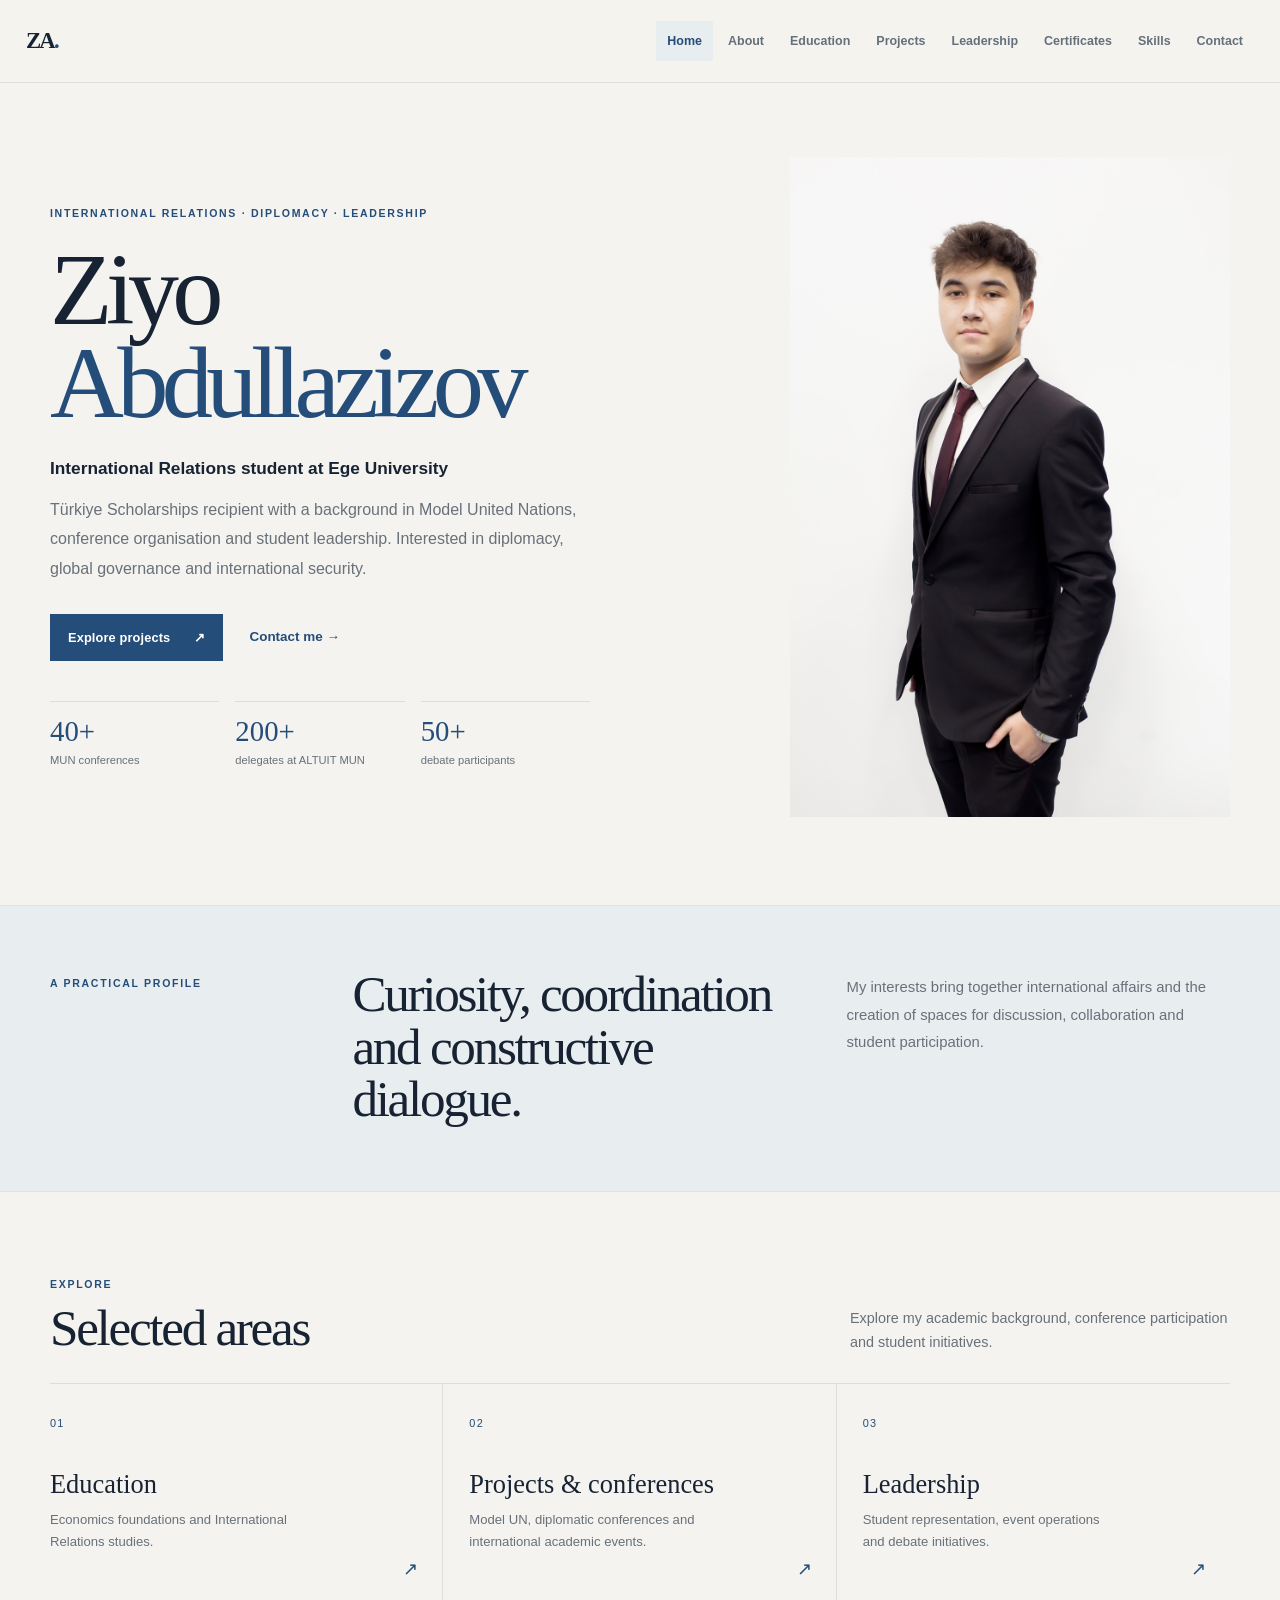
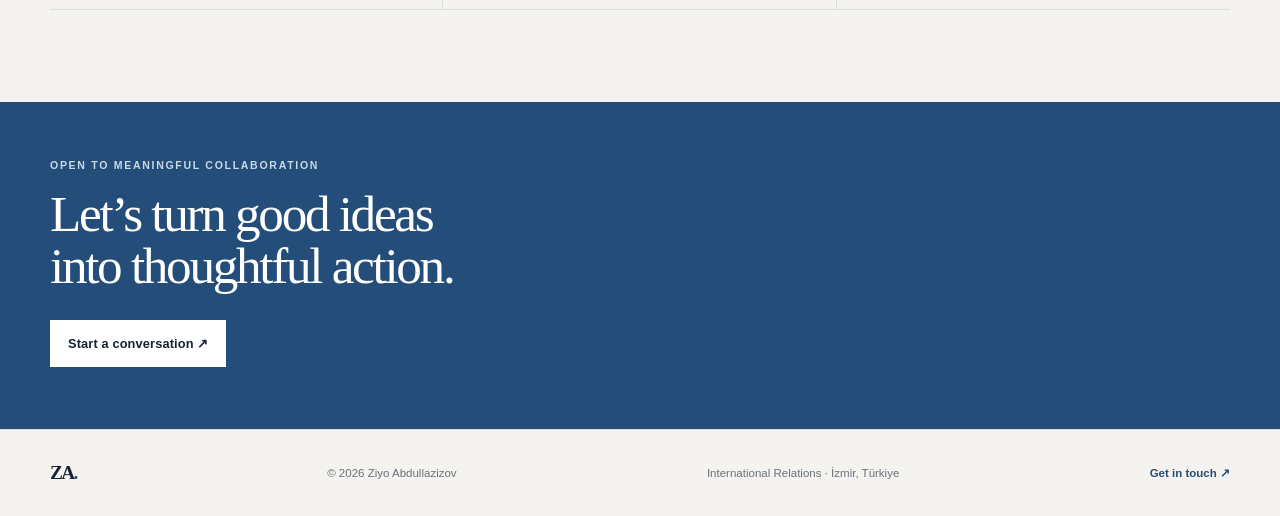
<file: index.html>
<!doctype html>
<html lang="en"><head><meta charset="utf-8"><meta name="viewport" content="width=device-width,initial-scale=1">
<meta name="theme-color" content="#f4f3ef"><meta name="description" content="Ziyo Abdullazizov — International Relations, diplomacy and leadership portfolio.">
<title>Portfolio | Ziyo Abdullazizov</title><link rel="stylesheet" href="css/style.css"></head><body>
<header class="site-header"><div class="header-inner">
      <a class="brand" href="index.html" aria-label="Ziyo Abdullazizov home">ZA<span>.</span></a>
      <button class="menu-toggle" aria-label="Open navigation" aria-expanded="false"><span></span><span></span></button>
      <nav class="nav"><a class="active" href="index.html">Home</a><a class="" href="about.html">About</a><a class="" href="education.html">Education</a><a class="" href="projects.html">Projects</a><a class="" href="leadership.html">Leadership</a><a class="" href="certificates.html">Certificates</a><a class="" href="skills.html">Skills</a><a class="" href="contact.html">Contact</a></nav>
    </div></header><main>
<section class="hero wrap">
  <div class="hero-copy">
    <p class="eyebrow">INTERNATIONAL RELATIONS · DIPLOMACY · LEADERSHIP</p>
    <h1>Ziyo<br><span>Abdullazizov</span></h1>
    <p class="hero-subtitle">International Relations student at Ege University</p>
    <p class="hero-description">Türkiye Scholarships recipient with a background in Model United Nations, conference organisation and student leadership. Interested in diplomacy, global governance and international security.</p>
    <div class="hero-ctas"><a class="button button-dark" href="projects.html">Explore projects <span>↗</span></a><a class="text-link" href="contact.html">Contact me <span>→</span></a></div>
    <div class="hero-stats"><div><strong>40+</strong><span>MUN conferences</span></div><div><strong>200+</strong><span>delegates at ALTUIT MUN</span></div><div><strong>50+</strong><span>debate participants</span></div></div>
  </div>
  <figure class="hero-portrait"><img src="assets/portrait.jpg" alt="Portrait of Ziyo Abdullazizov"></figure>
</section>
<section class="intro-strip"><div class="wrap intro-grid"><p class="eyebrow">A PRACTICAL PROFILE</p><h2>Curiosity, coordination<br>and constructive dialogue.</h2><p>My interests bring together international affairs and the creation of spaces for discussion, collaboration and student participation.</p></div></section>
<section class="home-links wrap"><div class="section-heading"><div><p class="eyebrow">EXPLORE</p><h2>Selected areas</h2></div><p>Explore my academic background, conference participation and student initiatives.</p></div><div class="area-grid">
<a class="area-card" href="education.html"><span class="area-number">01</span><h3>Education</h3><p>Economics foundations and International Relations studies.</p><span class="area-arrow">↗</span></a>
<a class="area-card" href="projects.html"><span class="area-number">02</span><h3>Projects & conferences</h3><p>Model UN, diplomatic conferences and international academic events.</p><span class="area-arrow">↗</span></a>
<a class="area-card" href="leadership.html"><span class="area-number">03</span><h3>Leadership</h3><p>Student representation, event operations and debate initiatives.</p><span class="area-arrow">↗</span></a>
</div></section>
<section class="closing-band"><div class="wrap closing-inner"><p class="eyebrow">OPEN TO MEANINGFUL COLLABORATION</p><h2>Let’s turn good ideas<br>into thoughtful action.</h2><a class="button button-light" href="contact.html">Start a conversation ↗</a></div></section>
</main><footer class="footer"><div class="wrap footer-inner"><a class="brand footer-brand" href="index.html">ZA<span>.</span></a><span>© 2026 Ziyo Abdullazizov</span><span>International Relations · İzmir, Türkiye</span><a href="contact.html">Get in touch ↗</a></div></footer><script src="js/script.js"></script></body></html>
</file>
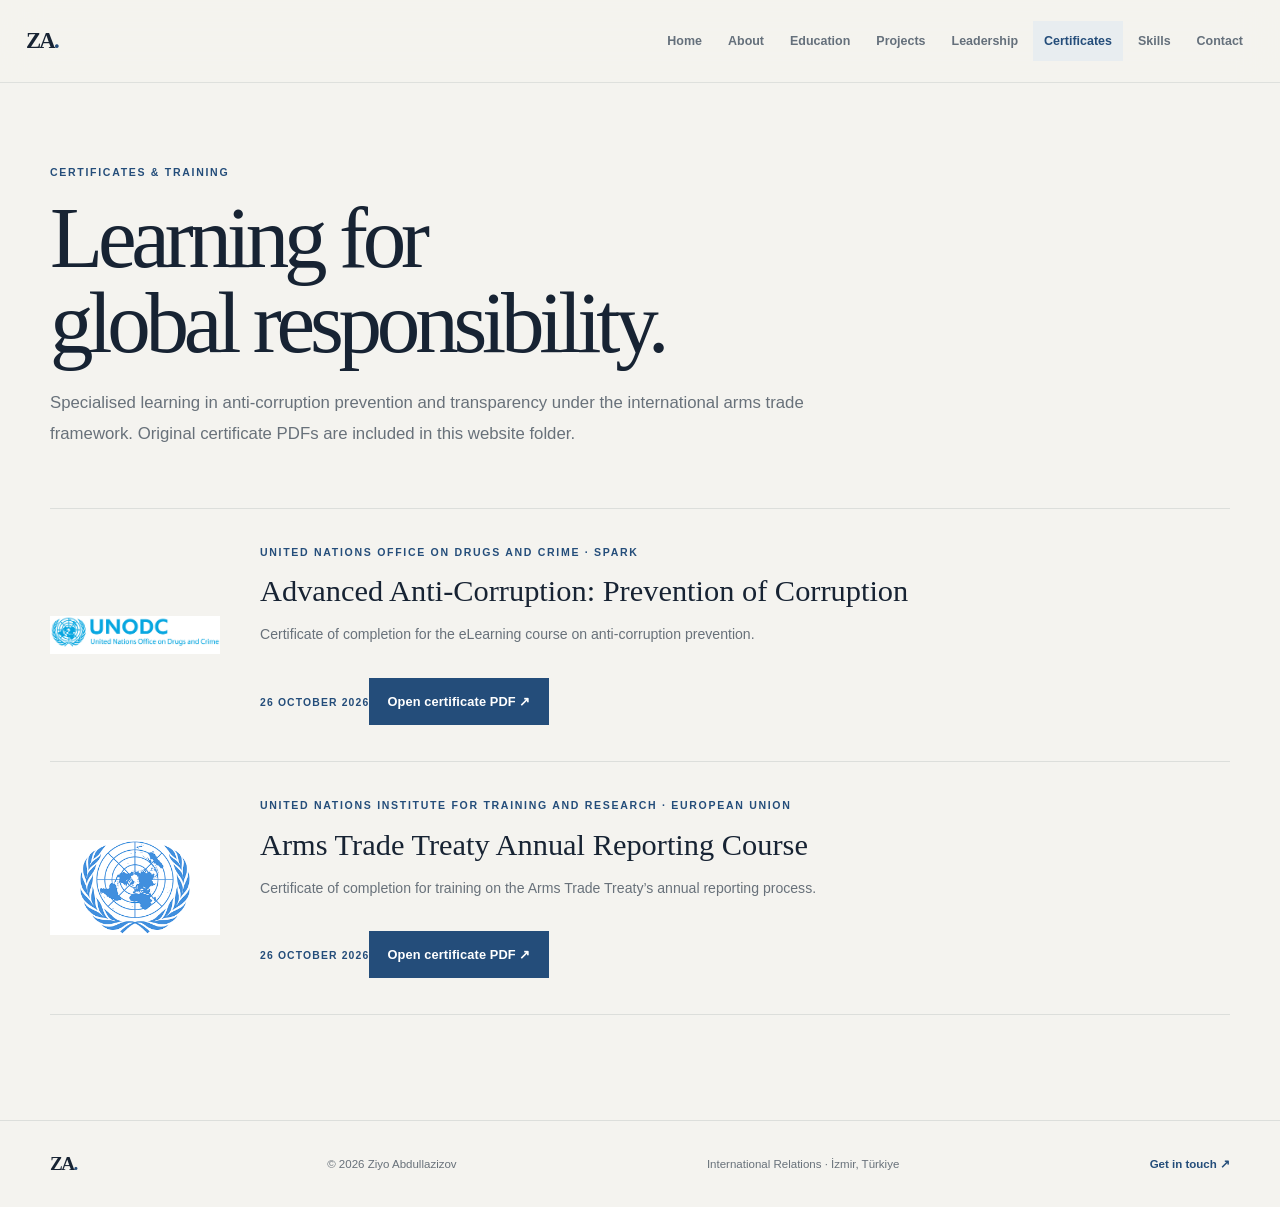
<file: certificates.html>
<!doctype html>
<html lang="en"><head><meta charset="utf-8"><meta name="viewport" content="width=device-width,initial-scale=1">
<meta name="theme-color" content="#f4f3ef"><meta name="description" content="Ziyo Abdullazizov — International Relations, diplomacy and leadership portfolio.">
<title>Certificates | Ziyo Abdullazizov</title><link rel="stylesheet" href="css/style.css"></head><body>
<header class="site-header"><div class="header-inner">
      <a class="brand" href="index.html" aria-label="Ziyo Abdullazizov home">ZA<span>.</span></a>
      <button class="menu-toggle" aria-label="Open navigation" aria-expanded="false"><span></span><span></span></button>
      <nav class="nav"><a class="" href="index.html">Home</a><a class="" href="about.html">About</a><a class="" href="education.html">Education</a><a class="" href="projects.html">Projects</a><a class="" href="leadership.html">Leadership</a><a class="active" href="certificates.html">Certificates</a><a class="" href="skills.html">Skills</a><a class="" href="contact.html">Contact</a></nav>
    </div></header><main class="wrap page-main"><section class="page-intro"><p class="eyebrow">CERTIFICATES & TRAINING</p><h1>Learning for<br>global responsibility.</h1><p class="page-lead">Specialised learning in anti-corruption prevention and transparency under the international arms trade framework. Original certificate PDFs are included in this website folder.</p></section>
<section class="certificate-list">
<article class="certificate-item"><img class="certificate-logo" src="assets/logos/unodc.png" alt="UNODC logo"><div class="certificate-info"><p class="eyebrow">UNITED NATIONS OFFICE ON DRUGS AND CRIME · SPARK</p><h2>Advanced Anti-Corruption: Prevention of Corruption</h2><p>Certificate of completion for the eLearning course on anti-corruption prevention.</p><span class="project-date">26 OCTOBER 2026</span><a class="button button-dark" href="assets/certificate-anti-corruption.pdf" target="_blank" rel="noreferrer">Open certificate PDF ↗</a></div></article>
<article class="certificate-item"><img class="certificate-logo" src="assets/logos/unitar.png" alt="UNITAR logo"><div class="certificate-info"><p class="eyebrow">UNITED NATIONS INSTITUTE FOR TRAINING AND RESEARCH · EUROPEAN UNION</p><h2>Arms Trade Treaty Annual Reporting Course</h2><p>Certificate of completion for training on the Arms Trade Treaty’s annual reporting process.</p><span class="project-date">26 OCTOBER 2026</span><a class="button button-dark" href="assets/certificate-arms-trade-treaty.pdf" target="_blank" rel="noreferrer">Open certificate PDF ↗</a></div></article>
</section></main><footer class="footer"><div class="wrap footer-inner"><a class="brand footer-brand" href="index.html">ZA<span>.</span></a><span>© 2026 Ziyo Abdullazizov</span><span>International Relations · İzmir, Türkiye</span><a href="contact.html">Get in touch ↗</a></div></footer><script src="js/script.js"></script></body></html>
</file>
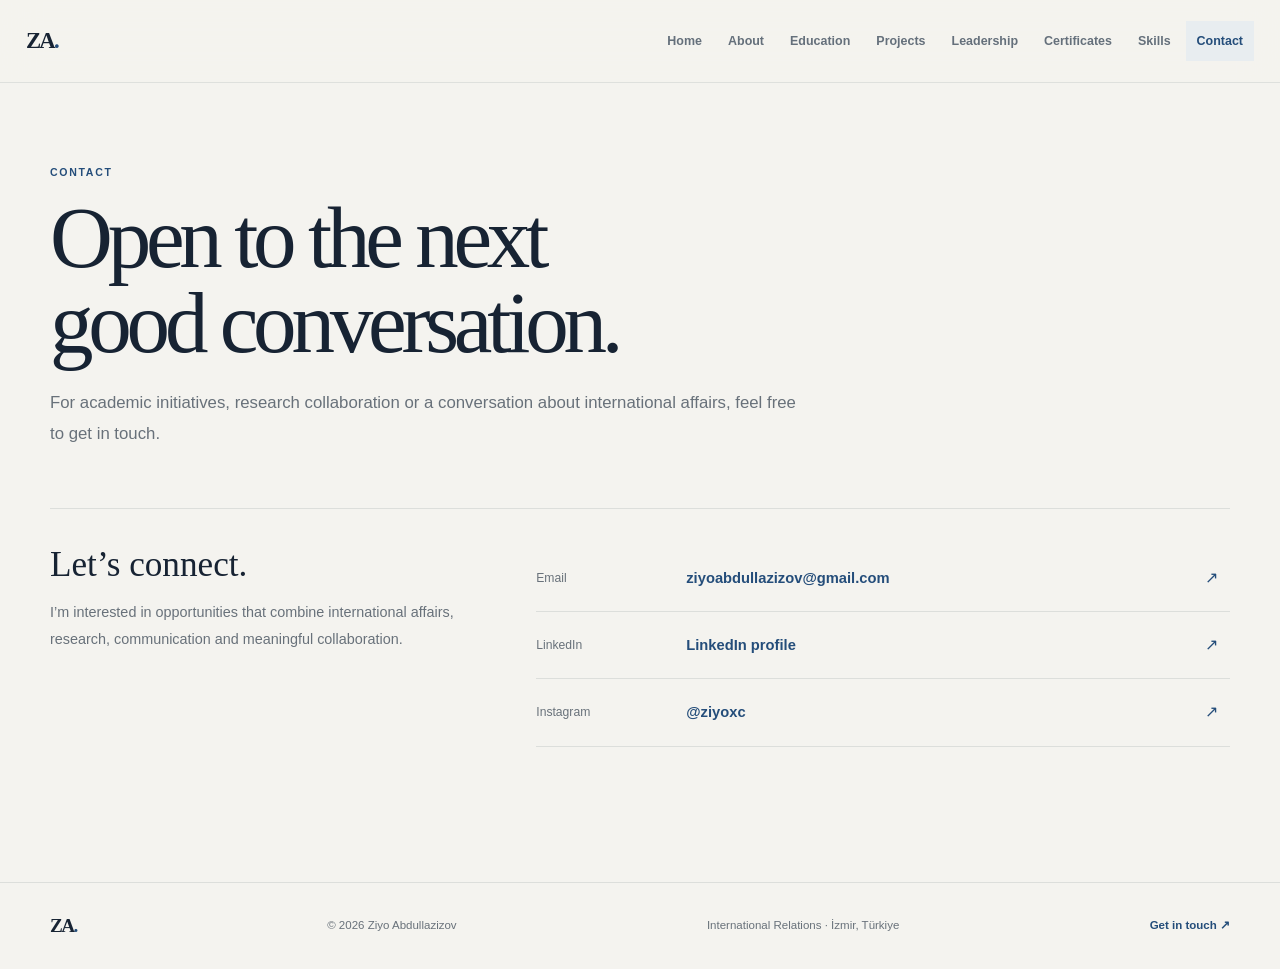
<file: contact.html>
<!doctype html>
<html lang="en"><head><meta charset="utf-8"><meta name="viewport" content="width=device-width,initial-scale=1">
<meta name="theme-color" content="#f4f3ef"><meta name="description" content="Ziyo Abdullazizov — International Relations, diplomacy and leadership portfolio.">
<title>Contact | Ziyo Abdullazizov</title><link rel="stylesheet" href="css/style.css"></head><body>
<header class="site-header"><div class="header-inner">
      <a class="brand" href="index.html" aria-label="Ziyo Abdullazizov home">ZA<span>.</span></a>
      <button class="menu-toggle" aria-label="Open navigation" aria-expanded="false"><span></span><span></span></button>
      <nav class="nav"><a class="" href="index.html">Home</a><a class="" href="about.html">About</a><a class="" href="education.html">Education</a><a class="" href="projects.html">Projects</a><a class="" href="leadership.html">Leadership</a><a class="" href="certificates.html">Certificates</a><a class="" href="skills.html">Skills</a><a class="active" href="contact.html">Contact</a></nav>
    </div></header><main class="wrap page-main"><section class="page-intro"><p class="eyebrow">CONTACT</p><h1>Open to the next<br>good conversation.</h1><p class="page-lead">For academic initiatives, research collaboration or a conversation about international affairs, feel free to get in touch.</p></section>
<section class="contact-layout"><div class="contact-intro"><h2>Let’s connect.</h2><p>I’m interested in opportunities that combine international affairs, research, communication and meaningful collaboration.</p></div><div class="contact-methods"><a class="contact-method" href="mailto:ziyoabdullazizov@gmail.com"><span>Email</span><strong>ziyoabdullazizov@gmail.com</strong><b>↗</b></a><a class="contact-method" href="https://linkedin.com/in/ziyo-abdullazizov-775998317" target="_blank" rel="noreferrer"><span>LinkedIn</span><strong>LinkedIn profile</strong><b>↗</b></a><a class="contact-method" href="https://instagram.com/ziyoxc" target="_blank" rel="noreferrer"><span>Instagram</span><strong>@ziyoxc</strong><b>↗</b></a></div></section></main><footer class="footer"><div class="wrap footer-inner"><a class="brand footer-brand" href="index.html">ZA<span>.</span></a><span>© 2026 Ziyo Abdullazizov</span><span>International Relations · İzmir, Türkiye</span><a href="contact.html">Get in touch ↗</a></div></footer><script src="js/script.js"></script></body></html>
</file>
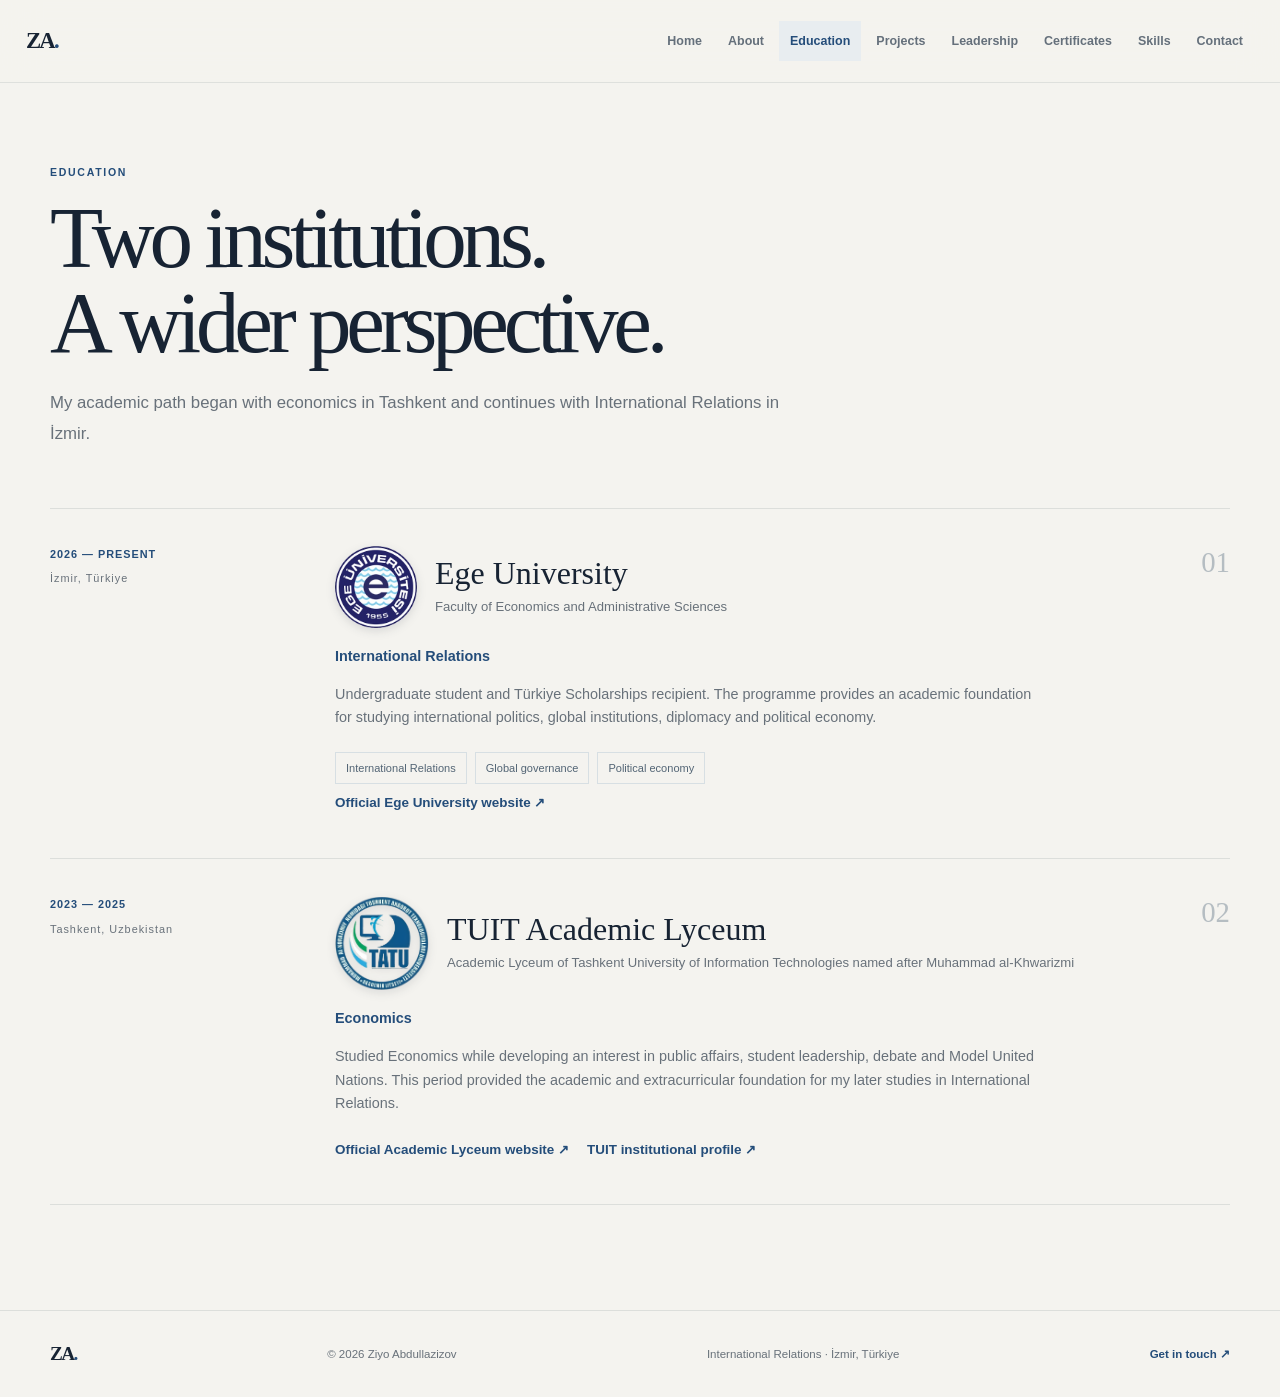
<file: education.html>
<!doctype html>
<html lang="en"><head><meta charset="utf-8"><meta name="viewport" content="width=device-width,initial-scale=1">
<meta name="theme-color" content="#f4f3ef"><meta name="description" content="Ziyo Abdullazizov — International Relations, diplomacy and leadership portfolio.">
<title>Education | Ziyo Abdullazizov</title><link rel="stylesheet" href="css/style.css"></head><body>
<header class="site-header"><div class="header-inner">
      <a class="brand" href="index.html" aria-label="Ziyo Abdullazizov home">ZA<span>.</span></a>
      <button class="menu-toggle" aria-label="Open navigation" aria-expanded="false"><span></span><span></span></button>
      <nav class="nav"><a class="" href="index.html">Home</a><a class="" href="about.html">About</a><a class="active" href="education.html">Education</a><a class="" href="projects.html">Projects</a><a class="" href="leadership.html">Leadership</a><a class="" href="certificates.html">Certificates</a><a class="" href="skills.html">Skills</a><a class="" href="contact.html">Contact</a></nav>
    </div></header><main class="wrap page-main"><section class="page-intro"><p class="eyebrow">EDUCATION</p><h1>Two institutions.<br>A wider perspective.</h1><p class="page-lead">My academic path began with economics in Tashkent and continues with International Relations in İzmir.</p></section>
<section class="timeline-list">
<article class="timeline-entry"><div class="timeline-meta"><span>2026 — PRESENT</span><span>İzmir, Türkiye</span></div><div class="timeline-body">
<div class="institution-line"><div class="institution-identity"><img class="institution-logo ege-logo" src="assets/logo-ege-university.png" alt="Ege University logo"><div><h2>Ege University</h2><p class="entry-subtitle">Faculty of Economics and Administrative Sciences</p></div></div><span class="entry-index">01</span></div>
<h3>International Relations</h3><p>Undergraduate student and Türkiye Scholarships recipient. The programme provides an academic foundation for studying international politics, global institutions, diplomacy and political economy.</p><div class="pill-list"><span>International Relations</span><span>Global governance</span><span>Political economy</span></div><a class="text-link" href="https://www.ege.edu.tr/eng-1/Homepage.html" target="_blank" rel="noopener noreferrer">Official Ege University website ↗</a>
</div></article>
<article class="timeline-entry"><div class="timeline-meta"><span>2023 — 2025</span><span>Tashkent, Uzbekistan</span></div><div class="timeline-body">
<div class="institution-line"><div class="institution-identity"><img class="institution-logo tuit-logo" src="assets/logo-tuit-academic-lyceum.png" alt="TUIT Academic Lyceum logo"><div><h2>TUIT Academic Lyceum</h2><p class="entry-subtitle">Academic Lyceum of Tashkent University of Information Technologies named after Muhammad al-Khwarizmi</p></div></div><span class="entry-index">02</span></div>
<h3>Economics</h3><p>Studied Economics while developing an interest in public affairs, student leadership, debate and Model United Nations. This period provided the academic and extracurricular foundation for my later studies in International Relations.</p><a class="text-link" href="https://www.tatual.uz/" target="_blank" rel="noopener noreferrer">Official Academic Lyceum website ↗</a><a class="text-link second-link" href="https://tuit.uz/en/akademik-litsey" target="_blank" rel="noopener noreferrer">TUIT institutional profile ↗</a>
</div></article>
</section></main><footer class="footer"><div class="wrap footer-inner"><a class="brand footer-brand" href="index.html">ZA<span>.</span></a><span>© 2026 Ziyo Abdullazizov</span><span>International Relations · İzmir, Türkiye</span><a href="contact.html">Get in touch ↗</a></div></footer><script src="js/script.js"></script></body></html>
</file>
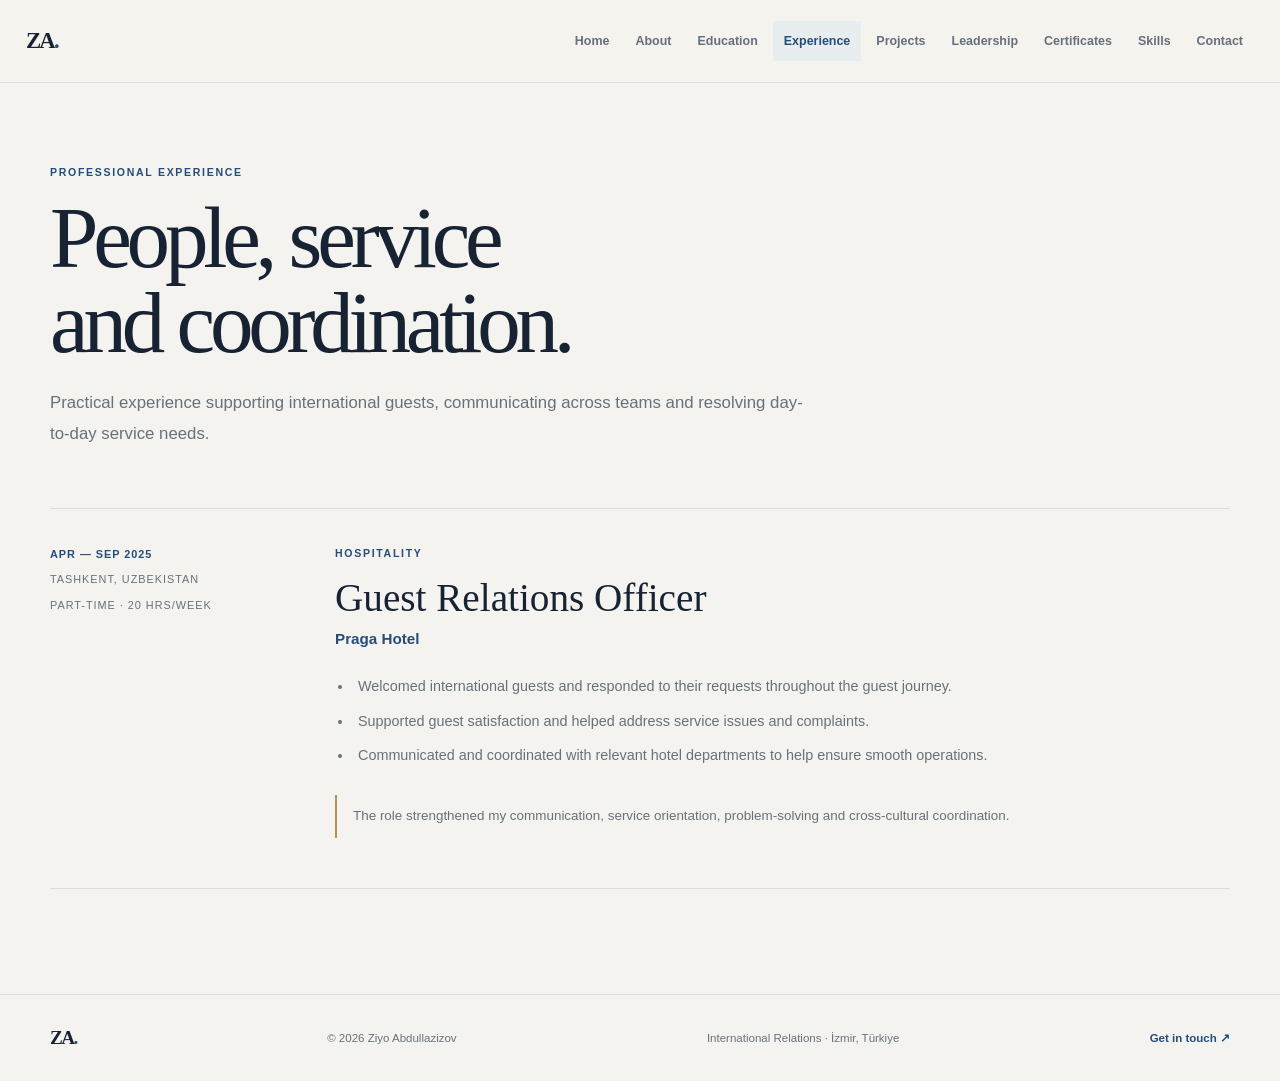
<file: experience.html>
<!doctype html>
<html lang="en"><head><meta charset="utf-8"><meta name="viewport" content="width=device-width,initial-scale=1">
<meta name="theme-color" content="#f4f3ef"><meta name="description" content="Ziyo Abdullazizov — International Relations, diplomacy and leadership portfolio.">
<title>Experience | Ziyo Abdullazizov</title><link rel="stylesheet" href="css/style.css"></head><body>
<header class="site-header"><div class="header-inner">
      <a class="brand" href="index.html" aria-label="Ziyo Abdullazizov home">ZA<span>.</span></a>
      <button class="menu-toggle" aria-label="Open navigation" aria-expanded="false"><span></span><span></span></button>
      <nav class="nav"><a class="" href="index.html">Home</a><a class="" href="about.html">About</a><a class="" href="education.html">Education</a><a class="active" href="experience.html">Experience</a><a class="" href="projects.html">Projects</a><a class="" href="leadership.html">Leadership</a><a class="" href="certificates.html">Certificates</a><a class="" href="skills.html">Skills</a><a class="" href="contact.html">Contact</a></nav>
    </div></header><main class="wrap page-main"><section class="page-intro"><p class="eyebrow">PROFESSIONAL EXPERIENCE</p><h1>People, service<br>and coordination.</h1><p class="page-lead">Practical experience supporting international guests, communicating across teams and resolving day-to-day service needs.</p></section>
<section class="experience-feature"><div class="experience-date"><span>APR — SEP 2025</span><span>TASHKENT, UZBEKISTAN</span><span>PART-TIME · 20 HRS/WEEK</span></div><div class="experience-content"><p class="eyebrow">HOSPITALITY</p><h2>Guest Relations Officer</h2><h3>Praga Hotel</h3><ul class="clean-list"><li>Welcomed international guests and responded to their requests throughout the guest journey.</li><li>Supported guest satisfaction and helped address service issues and complaints.</li><li>Communicated and coordinated with relevant hotel departments to help ensure smooth operations.</li></ul><p class="experience-note">The role strengthened my communication, service orientation, problem-solving and cross-cultural coordination.</p></div></section></main><footer class="footer"><div class="wrap footer-inner"><a class="brand footer-brand" href="index.html">ZA<span>.</span></a><span>© 2026 Ziyo Abdullazizov</span><span>International Relations · İzmir, Türkiye</span><a href="contact.html">Get in touch ↗</a></div></footer><script src="js/script.js"></script></body></html>
</file>
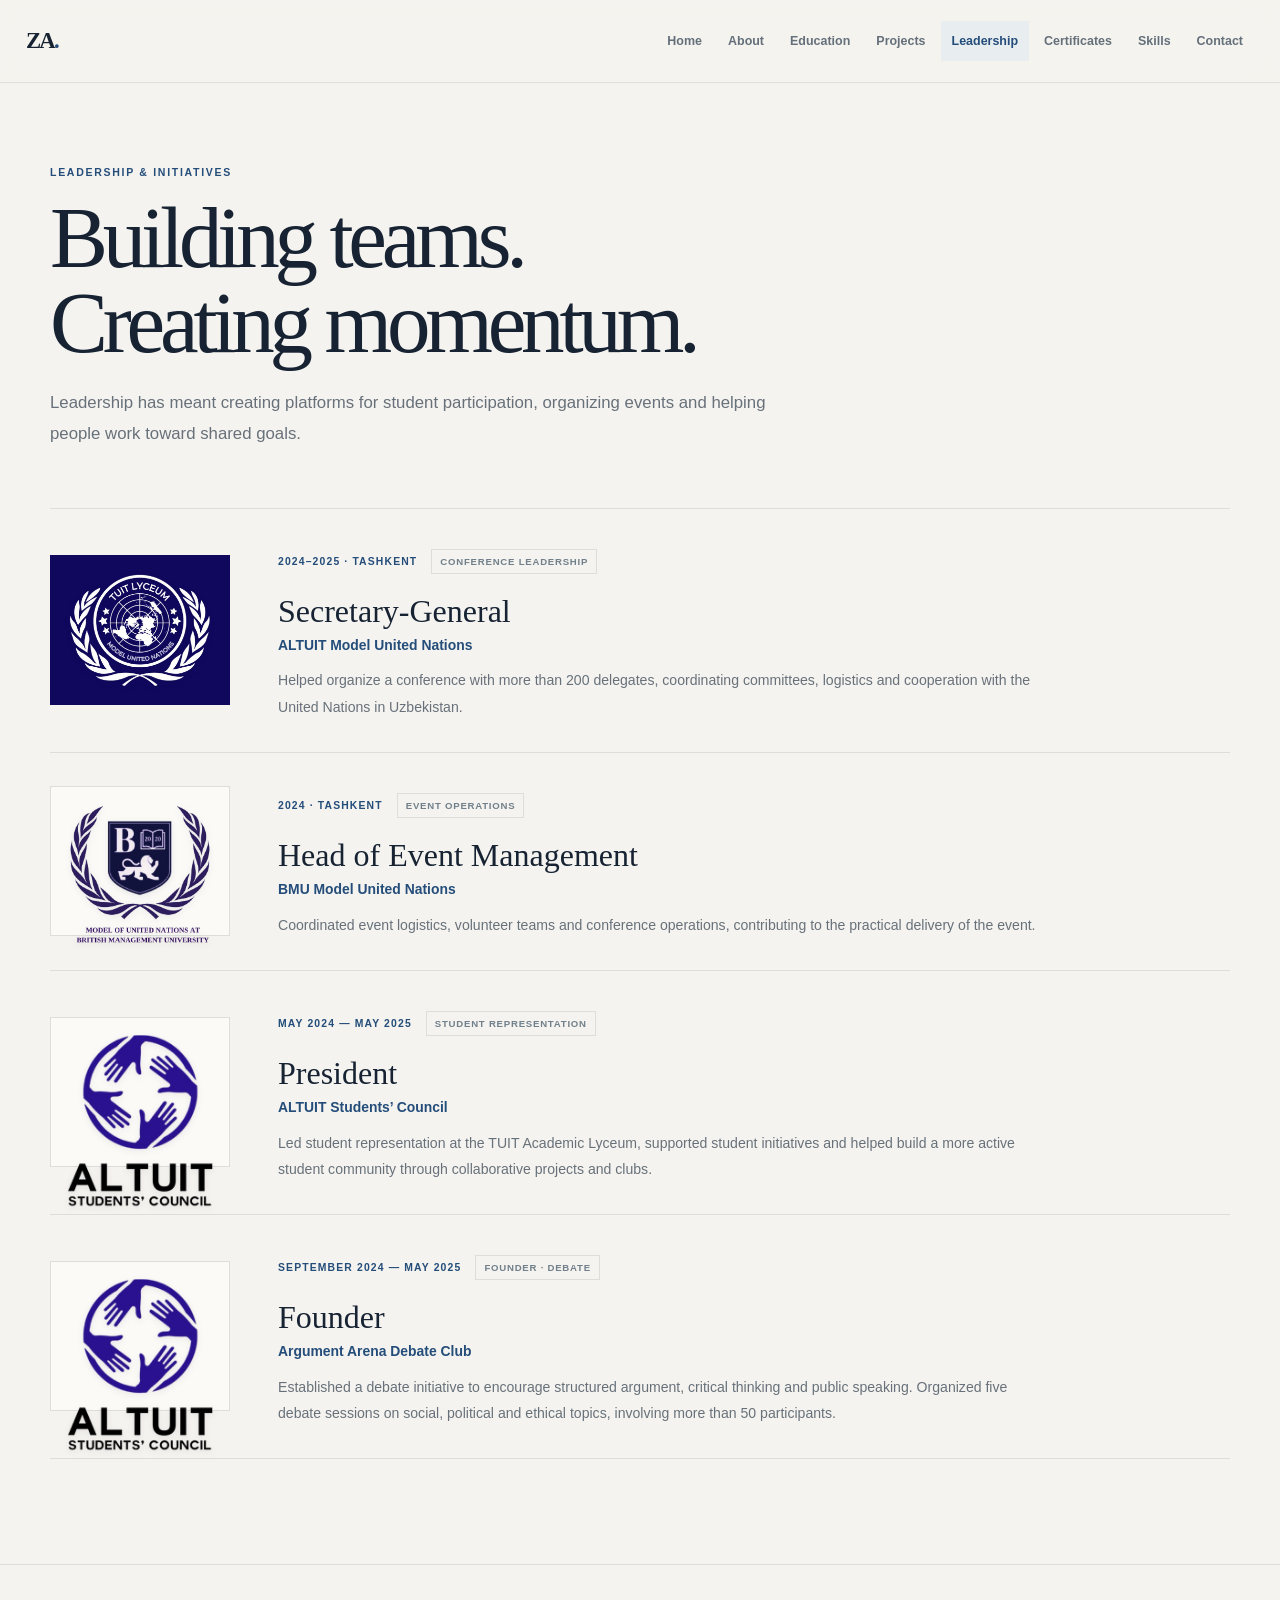
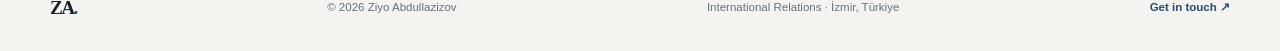
<file: leadership.html>
<!doctype html>
<html lang="en"><head><meta charset="utf-8"><meta name="viewport" content="width=device-width,initial-scale=1">
<meta name="theme-color" content="#f4f3ef"><meta name="description" content="Ziyo Abdullazizov — International Relations, diplomacy and leadership portfolio.">
<title>Leadership | Ziyo Abdullazizov</title><link rel="stylesheet" href="css/style.css"></head><body>
<header class="site-header"><div class="header-inner">
      <a class="brand" href="index.html" aria-label="Ziyo Abdullazizov home">ZA<span>.</span></a>
      <button class="menu-toggle" aria-label="Open navigation" aria-expanded="false"><span></span><span></span></button>
      <nav class="nav"><a class="" href="index.html">Home</a><a class="" href="about.html">About</a><a class="" href="education.html">Education</a><a class="" href="projects.html">Projects</a><a class="active" href="leadership.html">Leadership</a><a class="" href="certificates.html">Certificates</a><a class="" href="skills.html">Skills</a><a class="" href="contact.html">Contact</a></nav>
    </div></header><main class="wrap page-main"><section class="page-intro"><p class="eyebrow">LEADERSHIP & INITIATIVES</p><h1>Building teams.<br>Creating momentum.</h1><p class="page-lead">Leadership has meant creating platforms for student participation, organizing events and helping people work toward shared goals.</p></section>
<section class="leadership-list">
<article class="leadership-card"><div class="leadership-mark dark-mark"><img src="assets/logo-altuit-mun.png" alt="TUIT Lyceum Model United Nations logo"></div><div class="leadership-copy"><div class="project-topline"><span class="project-date">2024–2025 · TASHKENT</span><span class="role-label">CONFERENCE LEADERSHIP</span></div><h2>Secretary-General</h2><h3>ALTUIT Model United Nations</h3><p>Helped organize a conference with more than 200 delegates, coordinating committees, logistics and cooperation with the United Nations in Uzbekistan.</p></div></article>
<article class="leadership-card"><div class="leadership-mark"><img src="assets/logo-bmu-mun.png" alt="BMU Model United Nations logo"></div><div class="leadership-copy"><div class="project-topline"><span class="project-date">2024 · TASHKENT</span><span class="role-label">EVENT OPERATIONS</span></div><h2>Head of Event Management</h2><h3>BMU Model United Nations</h3><p>Coordinated event logistics, volunteer teams and conference operations, contributing to the practical delivery of the event.</p></div></article>
<article class="leadership-card"><div class="leadership-mark"><img src="assets/logo-altuit-students-council.png" alt="ALTUIT Students’ Council logo"></div><div class="leadership-copy"><div class="project-topline"><span class="project-date">MAY 2024 — MAY 2025</span><span class="role-label">STUDENT REPRESENTATION</span></div><h2>President</h2><h3>ALTUIT Students’ Council</h3><p>Led student representation at the TUIT Academic Lyceum, supported student initiatives and helped build a more active student community through collaborative projects and clubs.</p></div></article>
<article class="leadership-card"><div class="leadership-mark"><img src="assets/logo-altuit-students-council.png" alt="ALTUIT Students’ Council logo"></div><div class="leadership-copy"><div class="project-topline"><span class="project-date">SEPTEMBER 2024 — MAY 2025</span><span class="role-label">FOUNDER · DEBATE</span></div><h2>Founder</h2><h3>Argument Arena Debate Club</h3><p>Established a debate initiative to encourage structured argument, critical thinking and public speaking. Organized five debate sessions on social, political and ethical topics, involving more than 50 participants.</p></div></article>
</section></main><footer class="footer"><div class="wrap footer-inner"><a class="brand footer-brand" href="index.html">ZA<span>.</span></a><span>© 2026 Ziyo Abdullazizov</span><span>International Relations · İzmir, Türkiye</span><a href="contact.html">Get in touch ↗</a></div></footer><script src="js/script.js"></script></body></html>
</file>
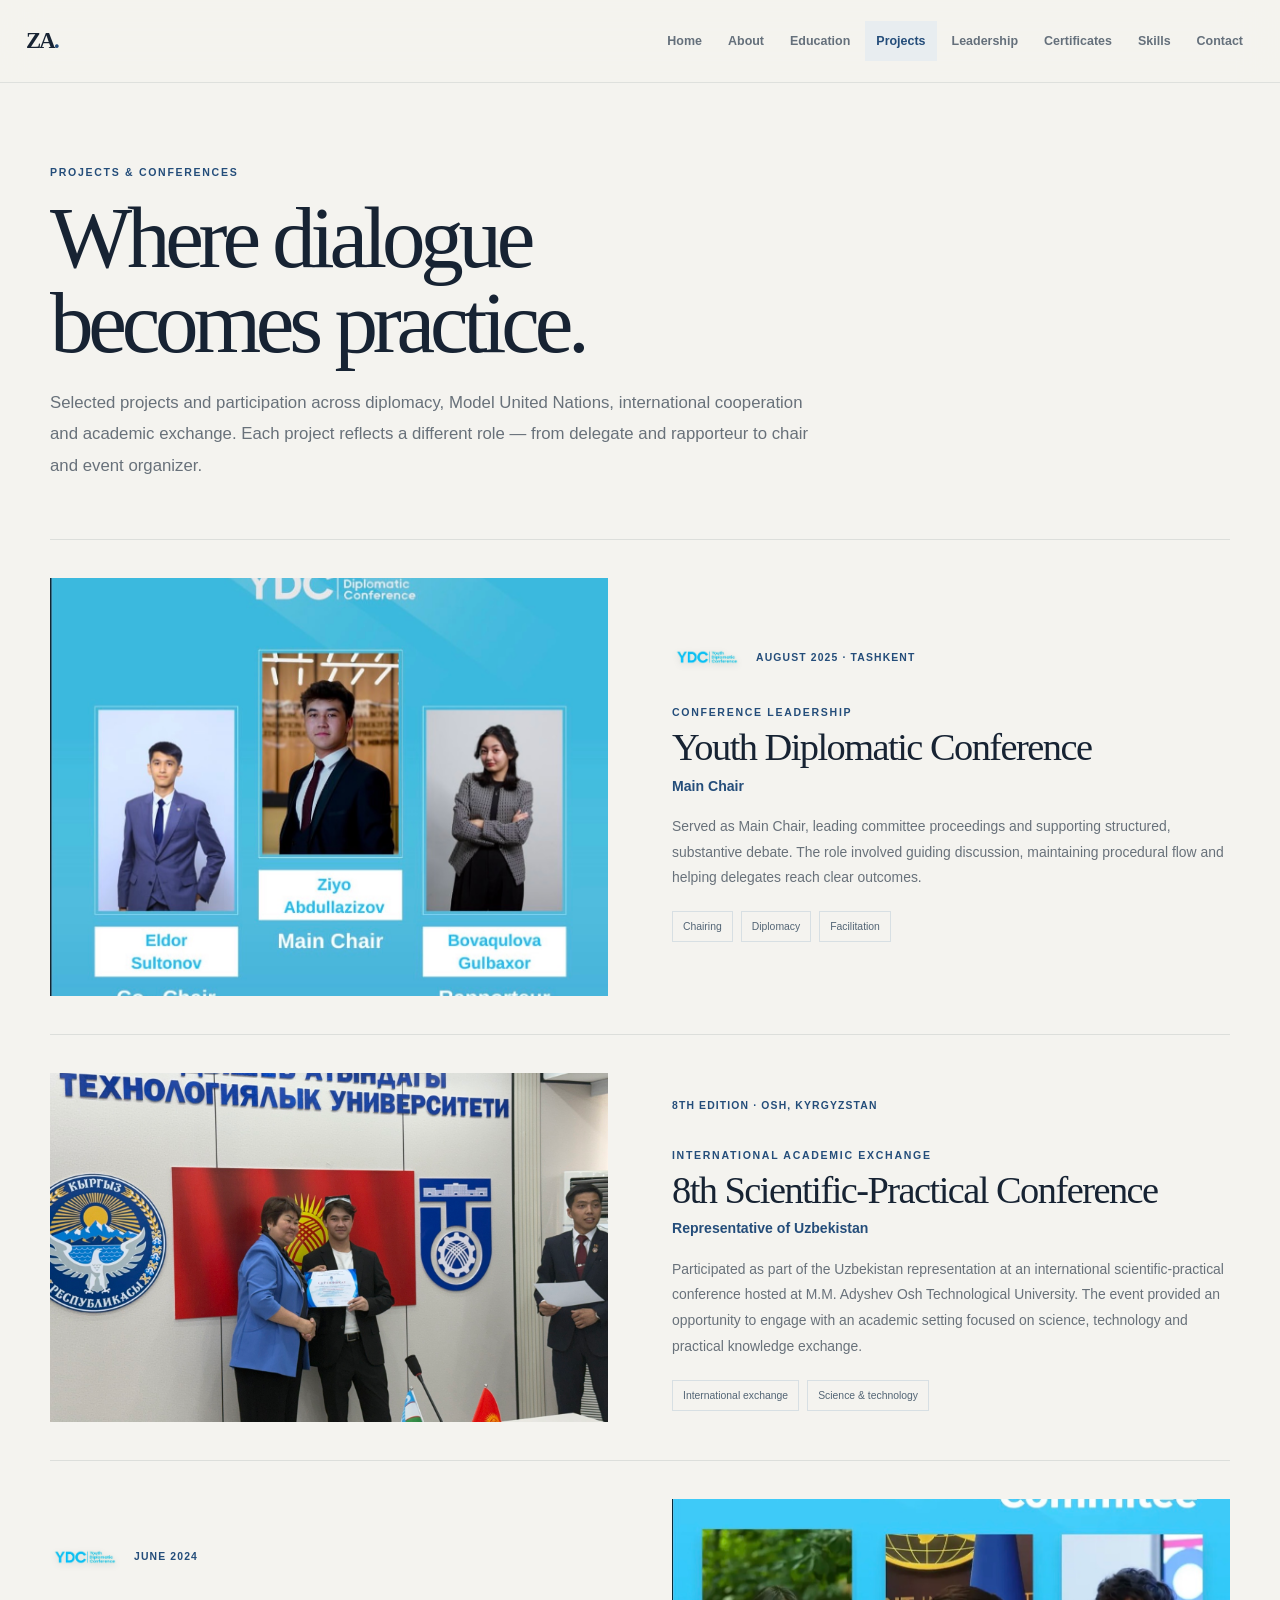
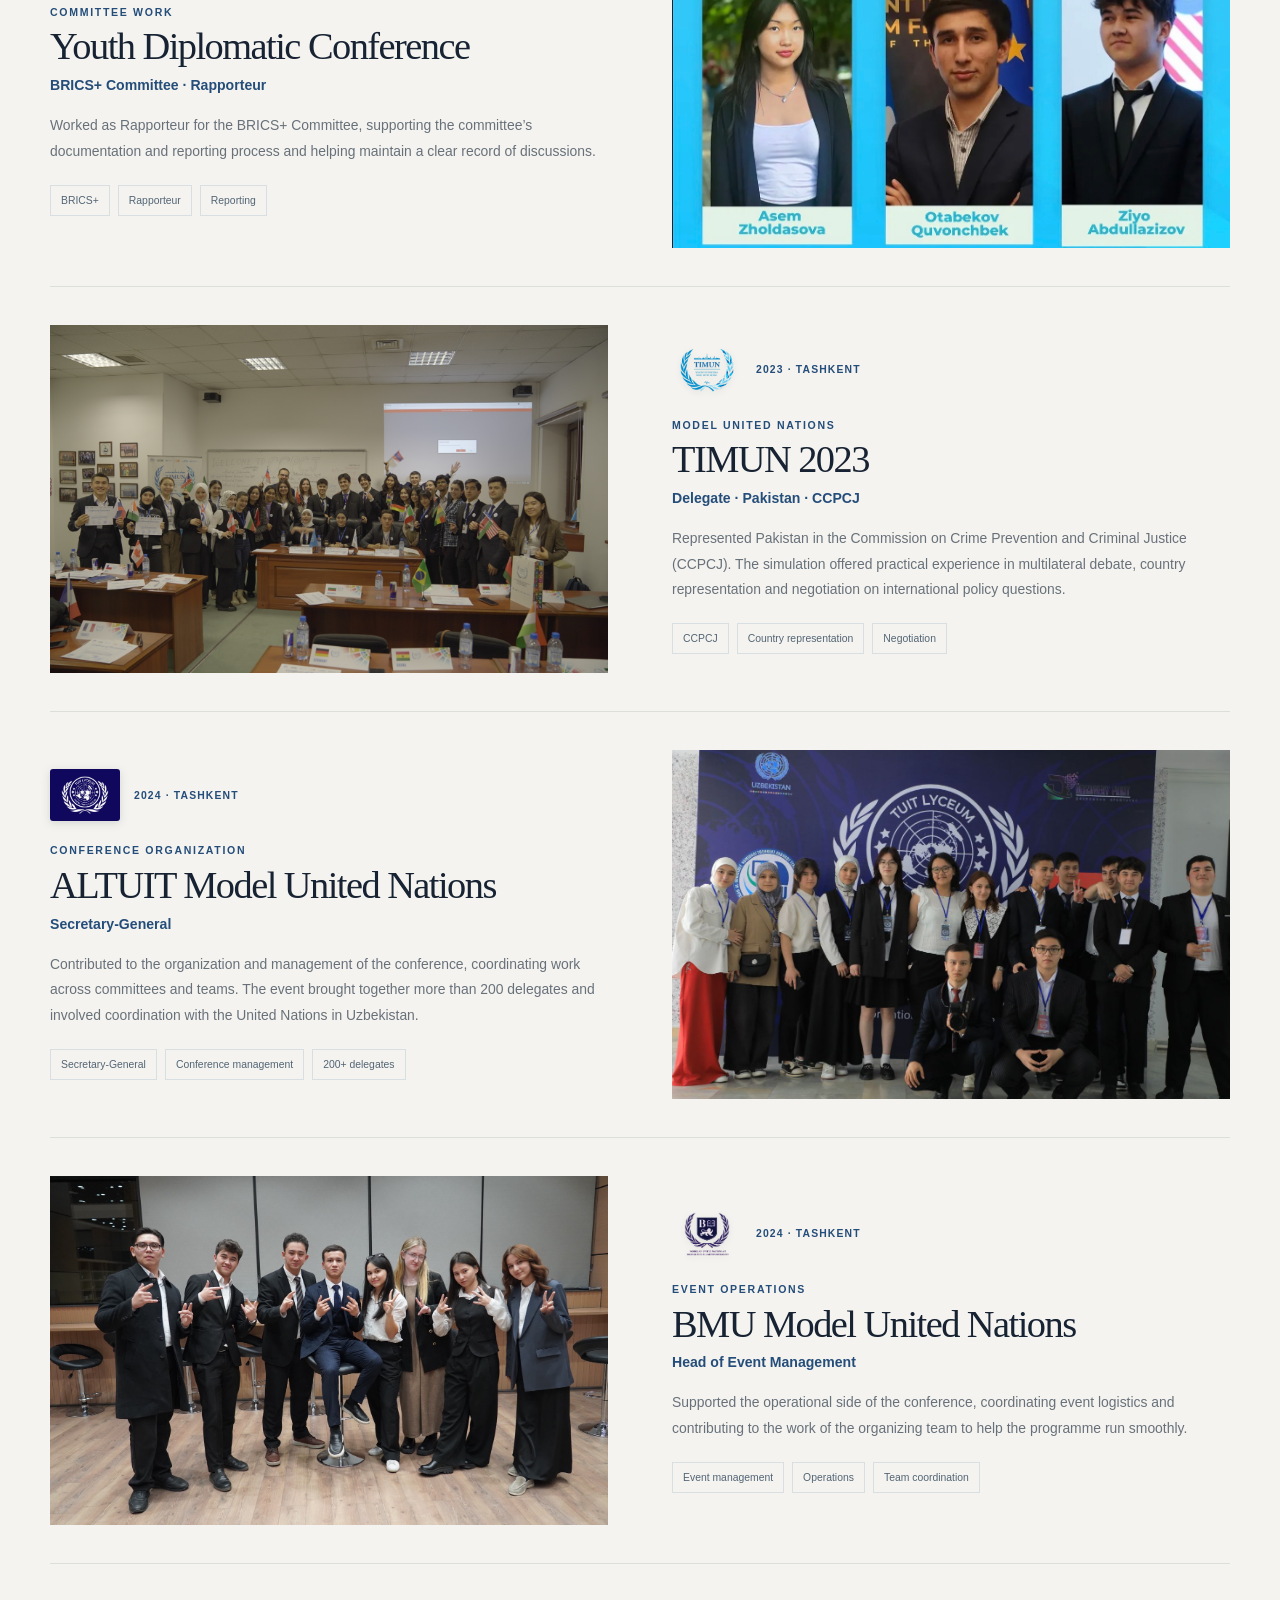
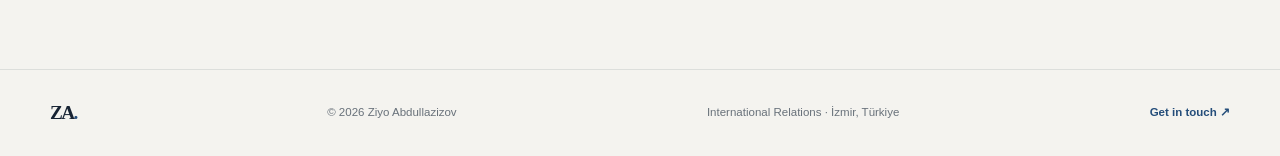
<file: projects.html>
<!doctype html>
<html lang="en"><head><meta charset="utf-8"><meta name="viewport" content="width=device-width,initial-scale=1">
<meta name="theme-color" content="#f4f3ef"><meta name="description" content="Ziyo Abdullazizov — International Relations, diplomacy and leadership portfolio.">
<title>Projects | Ziyo Abdullazizov</title><link rel="stylesheet" href="css/style.css"></head><body>
<header class="site-header"><div class="header-inner">
      <a class="brand" href="index.html" aria-label="Ziyo Abdullazizov home">ZA<span>.</span></a>
      <button class="menu-toggle" aria-label="Open navigation" aria-expanded="false"><span></span><span></span></button>
      <nav class="nav"><a class="" href="index.html">Home</a><a class="" href="about.html">About</a><a class="" href="education.html">Education</a><a class="active" href="projects.html">Projects</a><a class="" href="leadership.html">Leadership</a><a class="" href="certificates.html">Certificates</a><a class="" href="skills.html">Skills</a><a class="" href="contact.html">Contact</a></nav>
    </div></header><main class="wrap page-main"><section class="page-intro"><p class="eyebrow">PROJECTS & CONFERENCES</p><h1>Where dialogue<br>becomes practice.</h1><p class="page-lead">Selected projects and participation across diplomacy, Model United Nations, international cooperation and academic exchange. Each project reflects a different role — from delegate and rapporteur to chair and event organizer.</p></section>
<section class="project-list">
<article class="project-feature"><div class="project-image"><img src="assets/ydc-main-chair-august-2025.jpg" alt="Youth Diplomatic Conference August 2025 committee leadership portrait"></div><div class="project-info"><div class="project-topline"><img class="org-logo" src="assets/logo-ydc.png" alt="Youth Diplomatic Conference logo"><span class="project-date">AUGUST 2025 · TASHKENT</span></div><p class="eyebrow">CONFERENCE LEADERSHIP</p><h2>Youth Diplomatic Conference</h2><h3>Main Chair</h3><p>Served as Main Chair, leading committee proceedings and supporting structured, substantive debate. The role involved guiding discussion, maintaining procedural flow and helping delegates reach clear outcomes.</p><div class="project-tags"><span>Chairing</span><span>Diplomacy</span><span>Facilitation</span></div></div></article>
<article class="project-row"><div class="project-image"><img src="assets/scientific-practical-conference-2025.jpg" alt="Certificate presentation at the 8th Scientific-Practical Conference"></div><div class="project-info"><div class="project-topline"><span class="project-date">8TH EDITION · OSH, KYRGYZSTAN</span></div><p class="eyebrow">INTERNATIONAL ACADEMIC EXCHANGE</p><h2>8th Scientific-Practical Conference</h2><h3>Representative of Uzbekistan</h3><p>Participated as part of the Uzbekistan representation at an international scientific-practical conference hosted at M.M. Adyshev Osh Technological University. The event provided an opportunity to engage with an academic setting focused on science, technology and practical knowledge exchange.</p><div class="project-tags"><span>International exchange</span><span>Science & technology</span></div></div></article>
<article class="project-row reverse"><div class="project-image"><img src="assets/ydc-brics-june-2024.jpg" alt="Youth Diplomatic Conference BRICS+ committee team lineup"></div><div class="project-info"><div class="project-topline"><img class="org-logo" src="assets/logo-ydc.png" alt="Youth Diplomatic Conference logo"><span class="project-date">JUNE 2024</span></div><p class="eyebrow">COMMITTEE WORK</p><h2>Youth Diplomatic Conference</h2><h3>BRICS+ Committee · Rapporteur</h3><p>Worked as Rapporteur for the BRICS+ Committee, supporting the committee’s documentation and reporting process and helping maintain a clear record of discussions.</p><div class="project-tags"><span>BRICS+</span><span>Rapporteur</span><span>Reporting</span></div></div></article>
<article class="project-row"><div class="project-image"><img src="assets/timun-2023.jpg" alt="Group photograph of TIMUN 2023 participants"></div><div class="project-info"><div class="project-topline"><img class="org-logo" src="assets/logo-timun.png" alt="Tashkent International Model United Nations logo"><span class="project-date">2023 · TASHKENT</span></div><p class="eyebrow">MODEL UNITED NATIONS</p><h2>TIMUN 2023</h2><h3>Delegate · Pakistan · CCPCJ</h3><p>Represented Pakistan in the Commission on Crime Prevention and Criminal Justice (CCPCJ). The simulation offered practical experience in multilateral debate, country representation and negotiation on international policy questions.</p><div class="project-tags"><span>CCPCJ</span><span>Country representation</span><span>Negotiation</span></div></div></article>
<article class="project-row reverse"><div class="project-image"><img src="assets/altuit-mun-2024.jpg" alt="ALTUIT MUN 2024 participants"></div><div class="project-info"><div class="project-topline"><img class="org-logo dark-logo" src="assets/logo-altuit-mun.png" alt="TUIT Lyceum Model United Nations logo"><span class="project-date">2024 · TASHKENT</span></div><p class="eyebrow">CONFERENCE ORGANIZATION</p><h2>ALTUIT Model United Nations</h2><h3>Secretary-General</h3><p>Contributed to the organization and management of the conference, coordinating work across committees and teams. The event brought together more than 200 delegates and involved coordination with the United Nations in Uzbekistan.</p><div class="project-tags"><span>Secretary-General</span><span>Conference management</span><span>200+ delegates</span></div></div></article>
<article class="project-row"><div class="project-image"><img src="assets/bmu-mun-2024.jpg" alt="BMU MUN 2024 organizing team"></div><div class="project-info"><div class="project-topline"><img class="org-logo" src="assets/logo-bmu-mun.png" alt="British Management University Model United Nations logo"><span class="project-date">2024 · TASHKENT</span></div><p class="eyebrow">EVENT OPERATIONS</p><h2>BMU Model United Nations</h2><h3>Head of Event Management</h3><p>Supported the operational side of the conference, coordinating event logistics and contributing to the work of the organizing team to help the programme run smoothly.</p><div class="project-tags"><span>Event management</span><span>Operations</span><span>Team coordination</span></div></div></article>
</section></main><footer class="footer"><div class="wrap footer-inner"><a class="brand footer-brand" href="index.html">ZA<span>.</span></a><span>© 2026 Ziyo Abdullazizov</span><span>International Relations · İzmir, Türkiye</span><a href="contact.html">Get in touch ↗</a></div></footer><script src="js/script.js"></script></body></html>
</file>
<file: css/style.css>
/* Ziyo Abdullazizov — quiet editorial portfolio */
:root{--bg:#f4f3ef;--paper:#fbfaf7;--ink:#172333;--muted:#68717a;--line:#dcdedb;--blue:#244d7a;--blue2:#dce7ef;--gold:#b89056;--shadow:0 18px 46px rgba(23,35,51,.08);--radius:5px}
*{box-sizing:border-box}html{scroll-behavior:smooth}body{margin:0;background:var(--bg);color:var(--ink);font-family:Inter,"Avenir Next","Segoe UI",Arial,sans-serif;line-height:1.65}a{color:inherit;text-decoration:none}img{max-width:100%;display:block}::selection{background:#cbdbea;color:var(--ink)}
.wrap{width:min(1180px,calc(100% - 52px));margin-inline:auto}.site-header{position:sticky;top:0;z-index:30;background:rgba(244,243,239,.94);backdrop-filter:blur(18px);border-bottom:1px solid rgba(220,222,219,.9)}.header-inner{width:min(1280px,calc(100% - 52px));min-height:82px;margin:auto;display:flex;align-items:center;justify-content:space-between;gap:28px}.brand{font:700 1.42rem/1 Georgia,"Times New Roman",serif;letter-spacing:-.08em;color:var(--ink)}.brand span{color:var(--blue)}.nav{display:flex;gap:4px;align-items:center}.nav a{color:#65707b;font-size:.78rem;font-weight:600;padding:10px 11px;transition:color .2s,background .2s}.nav a:hover,.nav a.active{color:var(--blue);background:#e8edf0}.menu-toggle{display:none;border:1px solid var(--line);background:transparent;width:42px;height:42px;padding:11px;cursor:pointer}.menu-toggle span{height:1px;background:var(--ink);display:block;margin:5px 0}
.eyebrow{font-size:.66rem;line-height:1.4;letter-spacing:.16em;font-weight:700;color:var(--blue);margin:0 0 15px}.hero{display:grid;grid-template-columns:1.1fr .9fr;gap:clamp(40px,7vw,100px);align-items:center;padding-top:74px;padding-bottom:88px;min-height:680px}.hero-copy{padding:10px 0}.hero h1{font:400 clamp(4rem,8vw,7.7rem)/.91 Georgia,"Times New Roman",serif;letter-spacing:-.065em;margin:22px 0 25px;color:var(--ink)}.hero h1 span{color:var(--blue)}.hero-subtitle{font-size:1.08rem;font-weight:650;color:var(--ink);margin:0 0 12px}.hero-description{max-width:540px;color:var(--muted);font-size:1rem;line-height:1.85;margin:0}.hero-ctas{display:flex;align-items:center;gap:26px;flex-wrap:wrap;margin:30px 0 40px}.button{display:inline-flex;align-items:center;gap:24px;padding:13px 18px;font-size:.8rem;font-weight:700;letter-spacing:.01em;transition:transform .2s,background .2s}.button:hover{transform:translateY(-2px)}.button-dark{background:var(--blue);color:#fff}.button-dark:hover{background:#193c64}.button-light{background:#fff;color:var(--ink)}.text-link{color:var(--blue);font-size:.84rem;font-weight:700}.hero-stats{display:grid;grid-template-columns:repeat(3,1fr);gap:16px;max-width:540px}.hero-stats div{border-top:1px solid var(--line);padding-top:13px}.hero-stats strong{display:block;font:400 1.8rem/1.15 Georgia,serif;color:var(--blue)}.hero-stats span{display:block;color:var(--muted);font-size:.7rem;line-height:1.35;margin-top:5px}.hero-portrait{margin:0;justify-self:end;width:min(100%,440px);aspect-ratio:2/3;max-height:660px;overflow:hidden;background:#eeede8}.hero-portrait img{width:100%;height:100%;object-fit:contain;object-position:center center}
.intro-strip{background:#e8edf0;border-top:1px solid #dce3e8;border-bottom:1px solid #dce3e8}.intro-grid{display:grid;grid-template-columns:.7fr 1.2fr 1fr;gap:34px;align-items:start;padding-top:62px;padding-bottom:65px}.intro-grid .eyebrow{margin-top:8px}.intro-grid h2,.section-heading h2,.closing-inner h2{font:400 clamp(2.3rem,4vw,3.6rem)/1.03 Georgia,serif;letter-spacing:-.045em;margin:0}.intro-grid>p:last-child{margin:6px 0 0;color:var(--muted);font-size:.93rem;line-height:1.85}.home-links{padding-top:85px;padding-bottom:92px}.section-heading{display:flex;justify-content:space-between;align-items:end;gap:30px;margin-bottom:28px}.section-heading .eyebrow{margin-bottom:10px}.section-heading>p{max-width:380px;margin:0;color:var(--muted);font-size:.9rem}.area-grid{display:grid;grid-template-columns:repeat(3,1fr);border-top:1px solid var(--line);border-bottom:1px solid var(--line)}.area-card{position:relative;min-height:225px;padding:25px 26px 28px 0;border-right:1px solid var(--line);transition:background .2s,padding .2s}.area-card:not(:first-child){padding-left:26px}.area-card:last-child{border-right:0}.area-card:hover{background:#ecefeb}.area-number{font-size:.68rem;color:var(--blue);letter-spacing:.12em}.area-card h3{font:400 1.65rem Georgia,serif;margin:34px 0 9px}.area-card p{max-width:260px;margin:0;color:var(--muted);font-size:.82rem}.area-arrow{position:absolute;right:24px;bottom:25px;color:var(--blue);font-size:1.1rem}.closing-band{background:var(--blue);color:#fff}.closing-inner{padding-top:56px;padding-bottom:62px}.closing-inner .eyebrow{color:#c8d9e7}.closing-inner h2{margin-bottom:27px}.footer{border-top:1px solid var(--line);background:var(--bg)}.footer-inner{display:flex;align-items:center;justify-content:space-between;gap:20px;min-height:86px;color:var(--muted);font-size:.72rem}.footer-brand{color:var(--ink);font-size:1.2rem}.footer-inner>a:last-child{color:var(--blue);font-weight:700}
.page-main{padding-bottom:105px}.page-intro{padding:82px 0 58px;max-width:900px}.page-intro h1{font:400 clamp(3.25rem,6.8vw,6.2rem)/.98 Georgia,serif;letter-spacing:-.06em;margin:15px 0 22px}.page-lead{font-size:1.05rem;line-height:1.85;color:var(--muted);max-width:760px;margin:0}.content-grid{display:grid;grid-template-columns:1.2fr .8fr;gap:18px}.content-card{padding:34px 35px;background:var(--paper);border:1px solid var(--line)}.content-card-large{background:#e8edf0}.content-card h2{font:400 2.15rem/1.1 Georgia,serif;letter-spacing:-.04em;margin:0 0 22px}.content-card p:not(.eyebrow){color:var(--muted);font-size:.92rem;line-height:1.9}.pill-list,.project-tags{display:flex;gap:8px;flex-wrap:wrap;margin-top:22px}.pill-list span,.project-tags span{padding:6px 10px;border:1px solid #d7dfe3;color:#536575;font-size:.69rem}.mini-facts{margin-top:50px;padding-top:24px;border-top:1px solid var(--line);grid-template-columns:repeat(3,1fr)}.mini-facts>div{display:flex;flex-direction:column;gap:4px}.mini-facts strong{font:400 1.6rem Georgia,serif;color:var(--blue)}.mini-facts span{font-size:.7rem;color:var(--muted);text-transform:uppercase;letter-spacing:.08em}.mini-facts p{margin:3px 0 0;font-size:.9rem}
.timeline-list{border-top:1px solid var(--line)}.timeline-entry{display:grid;grid-template-columns:230px 1fr;gap:55px;padding:37px 0 42px;border-bottom:1px solid var(--line)}.timeline-meta{display:flex;flex-direction:column;gap:7px;font-size:.68rem;letter-spacing:.09em;color:var(--blue);font-weight:700}.timeline-meta span+span{color:var(--muted);font-weight:500}.institution-line{display:flex;align-items:start;justify-content:space-between;gap:20px}.timeline-body h2{font:400 2rem Georgia,serif;margin:0 0 4px}.entry-subtitle{font-size:.82rem;color:var(--muted);margin:0}.entry-index{font:400 1.8rem Georgia,serif;color:#b5bdc2}.timeline-body h3{font-size:.9rem;margin:17px 0 8px;color:var(--blue)}.timeline-body>p:not(.entry-subtitle){max-width:700px;color:var(--muted);font-size:.9rem}.timeline-body .text-link{display:inline-block;margin-top:8px}
.experience-feature{display:grid;grid-template-columns:230px 1fr;gap:55px;padding:37px 0;border-top:1px solid var(--line);border-bottom:1px solid var(--line)}.experience-date{display:flex;flex-direction:column;gap:8px;color:var(--blue);font-size:.68rem;letter-spacing:.09em;font-weight:700}.experience-date span+span{color:var(--muted);font-weight:500}.experience-content h2{font:400 2.45rem Georgia,serif;margin:0}.experience-content h3{color:var(--blue);font-size:.95rem;margin:6px 0 22px}.clean-list{padding:0 0 0 18px;color:var(--muted);font-size:.9rem;line-height:1.9}.clean-list li{padding-left:5px;margin:7px 0}.experience-note{border-left:2px solid var(--gold);padding:10px 0 10px 16px;color:var(--muted);font-size:.84rem;margin-top:26px}
.project-list{border-top:1px solid var(--line)}.project-feature,.project-row{display:grid;grid-template-columns:1fr 1fr;gap:clamp(28px,5vw,68px);align-items:center;padding:38px 0;border-bottom:1px solid var(--line)}.project-row.reverse .project-image{order:2}.project-row.reverse .project-info{order:1}.project-image{overflow:hidden;background:#e7e9e7;aspect-ratio:16/10}.project-image img{width:100%;height:100%;object-fit:cover;transition:transform .55s}.project-image:hover img{transform:scale(1.025)}.project-info{padding:6px 0}.project-topline{display:flex;align-items:center;gap:14px;margin-bottom:22px;min-height:42px;flex-wrap:wrap}.org-logo{width:70px;height:52px;object-fit:contain;padding:4px;background:transparent;filter:drop-shadow(0 2px 3px rgba(23,35,51,.09))}.org-logo.dark-logo{background:#10085d;padding:7px;border-radius:3px;filter:drop-shadow(0 2px 4px rgba(23,35,51,.14))}.project-date{font-size:.65rem;letter-spacing:.11em;color:var(--blue);font-weight:700}.project-info h2{font:400 clamp(1.8rem,3vw,2.55rem)/1.08 Georgia,serif;letter-spacing:-.04em;margin:6px 0 6px}.project-info h3{font-size:.88rem;color:var(--blue);margin:0 0 16px}.project-info>p:not(.eyebrow){font-size:.87rem;color:var(--muted);line-height:1.85;margin:0}.project-info .eyebrow{margin-bottom:7px}.project-tags{margin-top:20px}.project-tags span{font-size:.65rem}.project-feature .project-image{aspect-ratio:4/3}
.leadership-list{border-top:1px solid var(--line)}.leadership-card{display:grid;grid-template-columns:180px 1fr;gap:48px;align-items:center;padding:32px 0;border-bottom:1px solid var(--line)}.leadership-mark{height:150px;display:grid;place-items:center;background:#fbfaf7;border:1px solid var(--line);padding:16px}.leadership-mark img{max-width:100%;max-height:100%;object-fit:contain;filter:drop-shadow(0 2px 3px rgba(23,35,51,.07))}.leadership-mark.dark-mark{background:#10085d;border-color:#10085d}.leadership-copy .project-topline{margin-bottom:10px}.leadership-copy h2{font:400 2rem Georgia,serif;margin:0}.leadership-copy h3{font-size:.87rem;color:var(--blue);margin:4px 0 11px}.leadership-copy p{color:var(--muted);font-size:.88rem;line-height:1.85;max-width:760px;margin:0}.role-label{color:#71808b;border:1px solid var(--line);padding:4px 8px;font-size:.6rem;font-weight:700;letter-spacing:.08em}
.certificate-list{border-top:1px solid var(--line)}.certificate-item{display:grid;grid-template-columns:170px 1fr;gap:40px;align-items:center;padding:36px 0;border-bottom:1px solid var(--line)}.certificate-seal{width:138px;height:138px;border:1px solid #cbd9e2;border-radius:50%;display:grid;place-content:center;text-align:center;color:var(--blue);font:700 1.25rem Georgia,serif;background:#e8edf0;line-height:1.1}.certificate-seal span{font-size:.8rem;letter-spacing:.13em}.seal-gold{background:#f0ece4;color:#8c6a38;border-color:#ded2bd}.certificate-info h2{font:400 1.9rem Georgia,serif;max-width:680px;margin:5px 0 10px}.certificate-info p:not(.eyebrow){color:var(--muted);font-size:.88rem}.certificate-info .button{margin-top:17px}
.skills-grid{display:grid;grid-template-columns:1fr 1fr;gap:16px}.skill-panel{padding:30px;background:var(--paper);border:1px solid var(--line);min-height:220px}.skill-panel:nth-child(2){background:#e8edf0}.skill-panel h2{font:400 1.9rem Georgia,serif;margin:0}.language-panel{background:#e9e6df}.language-row{display:flex;justify-content:space-between;gap:16px;padding:12px 0;border-bottom:1px solid #d4d3cd;font-size:.86rem}.language-row:first-of-type{margin-top:14px}.language-row strong{color:var(--blue)}
.contact-layout{display:grid;grid-template-columns:.75fr 1.25fr;gap:70px;padding:36px 0 30px;border-top:1px solid var(--line)}.contact-intro h2{font:400 2.2rem Georgia,serif;margin:0 0 10px}.contact-intro p{color:var(--muted);font-size:.9rem;line-height:1.85}.contact-method{display:grid;grid-template-columns:130px 1fr 25px;gap:20px;align-items:center;padding:20px 0;border-bottom:1px solid var(--line)}.contact-method span{font-size:.76rem;color:var(--muted)}.contact-method strong{font-size:.92rem;color:var(--blue);overflow-wrap:anywhere}.contact-method b{font-weight:400;color:var(--blue)}
@media(max-width:1050px){.header-inner{align-items:flex-start;padding:19px 0;flex-direction:column;gap:12px}.nav{flex-wrap:wrap}.hero{gap:40px}.hero-portrait{width:min(100%,390px)}.timeline-entry,.experience-feature{grid-template-columns:185px 1fr;gap:32px}}
@media(max-width:720px){.wrap{width:calc(100% - 36px)}.header-inner{width:calc(100% - 36px);min-height:68px;align-items:center;flex-direction:row;padding:0}.menu-toggle{display:block}.nav{display:none;position:absolute;top:68px;left:0;right:0;background:var(--bg);border-bottom:1px solid var(--line);padding:14px 18px 18px;flex-direction:column;align-items:stretch;gap:2px}.nav.open{display:flex}.nav a{padding:10px 12px}.hero{grid-template-columns:1fr;padding-top:36px;padding-bottom:52px;gap:30px;min-height:0}.hero-copy{order:2}.hero-portrait{order:1;justify-self:center;width:min(76%,360px);max-height:540px}.hero h1{font-size:clamp(3.7rem,15vw,5.5rem)}.hero-stats{gap:10px}.hero-stats strong{font-size:1.5rem}.hero-stats span{font-size:.64rem}.intro-grid{grid-template-columns:1fr;gap:14px;padding-top:38px;padding-bottom:42px}.intro-grid .eyebrow{margin:0}.intro-grid h2{font-size:2.6rem}.home-links{padding-top:55px;padding-bottom:60px}.section-heading{display:block}.section-heading>p{margin-top:14px}.area-grid{grid-template-columns:1fr}.area-card,.area-card:not(:first-child){min-height:0;padding:22px 38px 22px 0;border-right:0;border-bottom:1px solid var(--line)}.area-card h3{margin:15px 0 6px}.area-arrow{right:6px;bottom:22px}.closing-inner{padding-top:42px;padding-bottom:45px}.footer-inner{flex-wrap:wrap;padding:21px 0;min-height:0}.page-main{padding-bottom:65px}.page-intro{padding:50px 0 37px}.page-intro h1{font-size:clamp(3rem,12vw,4.6rem)}.page-lead{font-size:.96rem}.content-grid,.skills-grid,.contact-layout{grid-template-columns:1fr}.content-card,.skill-panel{padding:24px}.content-card h2{font-size:1.9rem}.mini-facts{gap:15px}.mini-facts>div{min-width:0}.mini-facts p{font-size:.78rem}.timeline-entry,.experience-feature{grid-template-columns:1fr;gap:14px;padding:28px 0}.timeline-meta,.experience-date{flex-direction:row;flex-wrap:wrap;gap:8px 15px}.timeline-body h2{font-size:1.75rem}.project-feature,.project-row{grid-template-columns:1fr;gap:20px;padding:27px 0}.project-row.reverse .project-image,.project-row.reverse .project-info{order:initial}.project-image,.project-feature .project-image{aspect-ratio:16/10}.project-info h2{font-size:2rem}.leadership-card{grid-template-columns:100px 1fr;gap:18px;padding:25px 0}.leadership-mark{height:105px;padding:10px}.leadership-copy h2{font-size:1.55rem}.leadership-copy p{font-size:.82rem}.leadership-copy .project-topline{gap:8px}.certificate-item{grid-template-columns:82px 1fr;gap:18px;padding:28px 0}.certificate-seal{width:76px;height:76px;font-size:.85rem}.certificate-seal span{font-size:.6rem}.certificate-info h2{font-size:1.48rem}.certificate-info p:not(.eyebrow){font-size:.82rem}.contact-layout{gap:15px;padding-top:25px}.contact-method{grid-template-columns:76px 1fr 20px;gap:12px}.contact-method strong{font-size:.82rem}}


/* Biography and institution identity additions */
.biography-layout{display:grid;grid-template-columns:minmax(0,1.6fr) minmax(235px,.7fr);gap:clamp(32px,7vw,100px);border-top:1px solid var(--line);padding:38px 0 12px;align-items:start}
.biography-copy{max-width:760px}.biography-copy h2{font:400 clamp(2.1rem,4vw,3.2rem)/1.08 Georgia,serif;letter-spacing:-.04em;margin:4px 0 24px}.biography-copy p:not(.eyebrow){font-size:.94rem;line-height:1.95;color:var(--muted);margin:0 0 18px}
.biography-aside{background:#e8edf0;border:1px solid var(--line);padding:22px 24px}.bio-fact{padding:14px 0;border-bottom:1px solid #d1dce2;display:flex;flex-direction:column;gap:6px}.bio-fact:first-child{padding-top:0}.bio-fact span{font-size:.62rem;font-weight:700;letter-spacing:.12em;color:var(--blue)}.bio-fact strong{font-size:.9rem;line-height:1.5;font-weight:600;color:var(--ink)}.bio-link{display:inline-block;margin-top:20px;color:var(--blue);font-size:.8rem;font-weight:700}
.institution-identity{display:flex;align-items:center;gap:18px;min-width:0}.institution-logo{flex:0 0 auto;width:84px;height:84px;object-fit:contain;filter:drop-shadow(0 3px 5px rgba(23,35,51,.12))}.institution-logo.tuit-logo{width:94px;height:94px}.institution-logo.ege-logo{width:82px;height:82px}.institution-identity>div{min-width:0}.timeline-body .second-link{margin-left:18px}
@media(max-width:720px){.biography-layout{grid-template-columns:1fr;gap:25px;padding-top:28px}.biography-aside{padding:18px}.institution-identity{gap:12px}.institution-logo{width:68px;height:68px}.institution-logo.tuit-logo{width:76px;height:76px}.institution-logo.ege-logo{width:68px;height:68px}.timeline-body .second-link{margin-left:0;display:block}}
</file>
